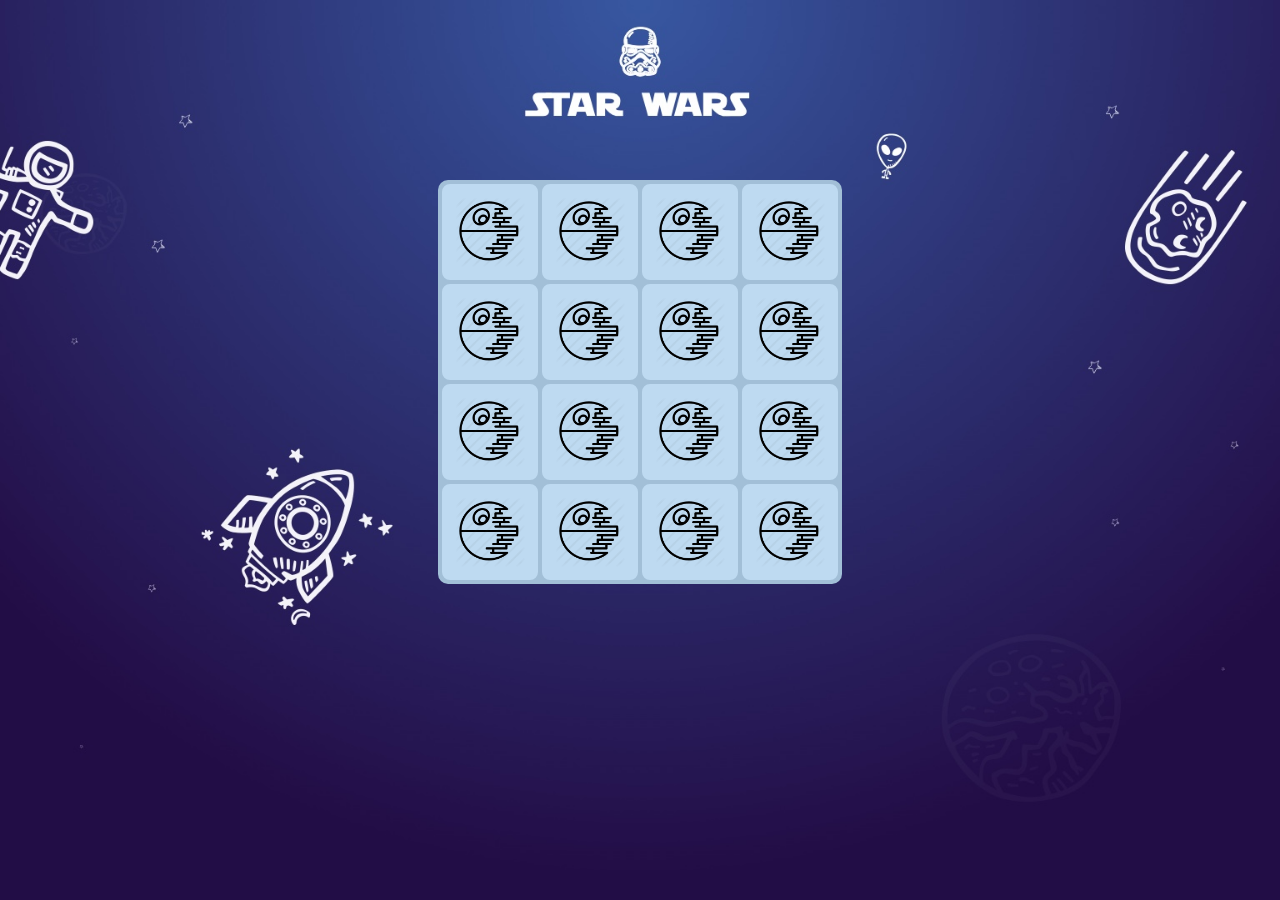
<file: cards_game/index.html>
<!doctype html>
<html>
<head>
	<title>Cards game</title>
	<link rel="stylesheet" type="text/css" href="style.css">
	<meta charset="utf8">
</head>
<body>
	<ul id="cards"></ul>

	<div id="reset">
		<h2>You win</h2>
		<button id="reset-btn">Restart</button>
	</div>

	<script type="text/javascript" src="script.js"></script>
</body>
</html>
</file>
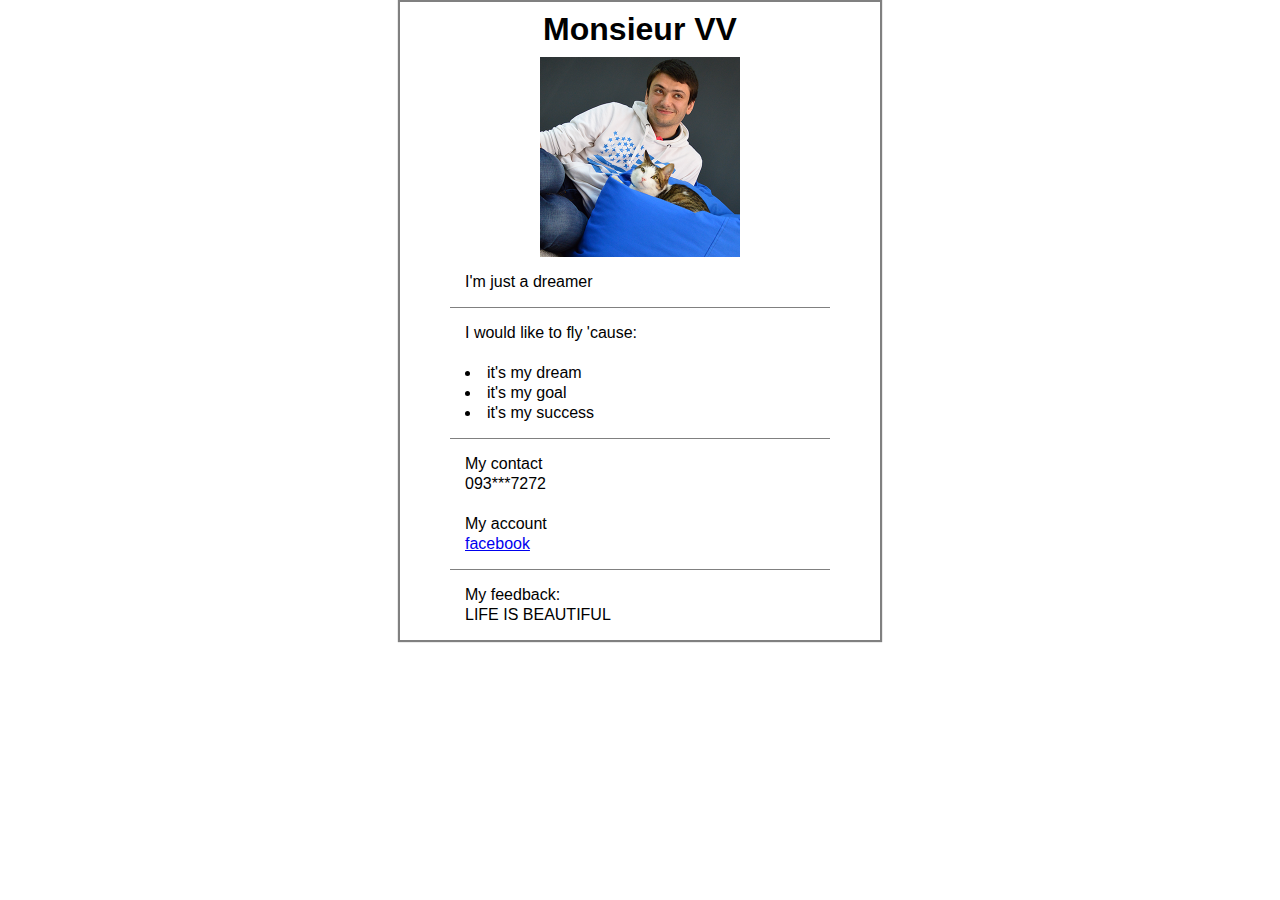
<file: devoir01/index.html>
﻿<!DOCTYPE html>
<html>
<head>
	<meta charset="utf-8">
	<title>Ma page première</title>
	<link rel="stylesheet" href="css/stylesheet.css">
</head>
<body>
	<div class="box0">
		<div class="box box1">
			<h1>Monsieur VV</h1>
			<img src="img/img01.png" alt="c'est moi">
			<p>I'm just a dreamer</p>
		</div>
		<div class="box box2">
			<p>I would like to fly 'cause:</p>
			<br>
			<ul>
				<li>it's my dream</li>
				<li>it's my goal</li>
				<li>it's my success</li>
			</ul>
		</div>
		<div class="box box3">
			<p>My contact</p>
			<p>093***7272</p>
			<br>
			<p>My account</p>
			<p><a href="https://www.facebook.com/povodson">facebook</a></p>
		</div>
		<div class="box box4">
			<p>My feedback:</p>
			<p>LIFE IS BEAUTIFUL</p>
		</div>
	</div>
</body>
</html>
</file>
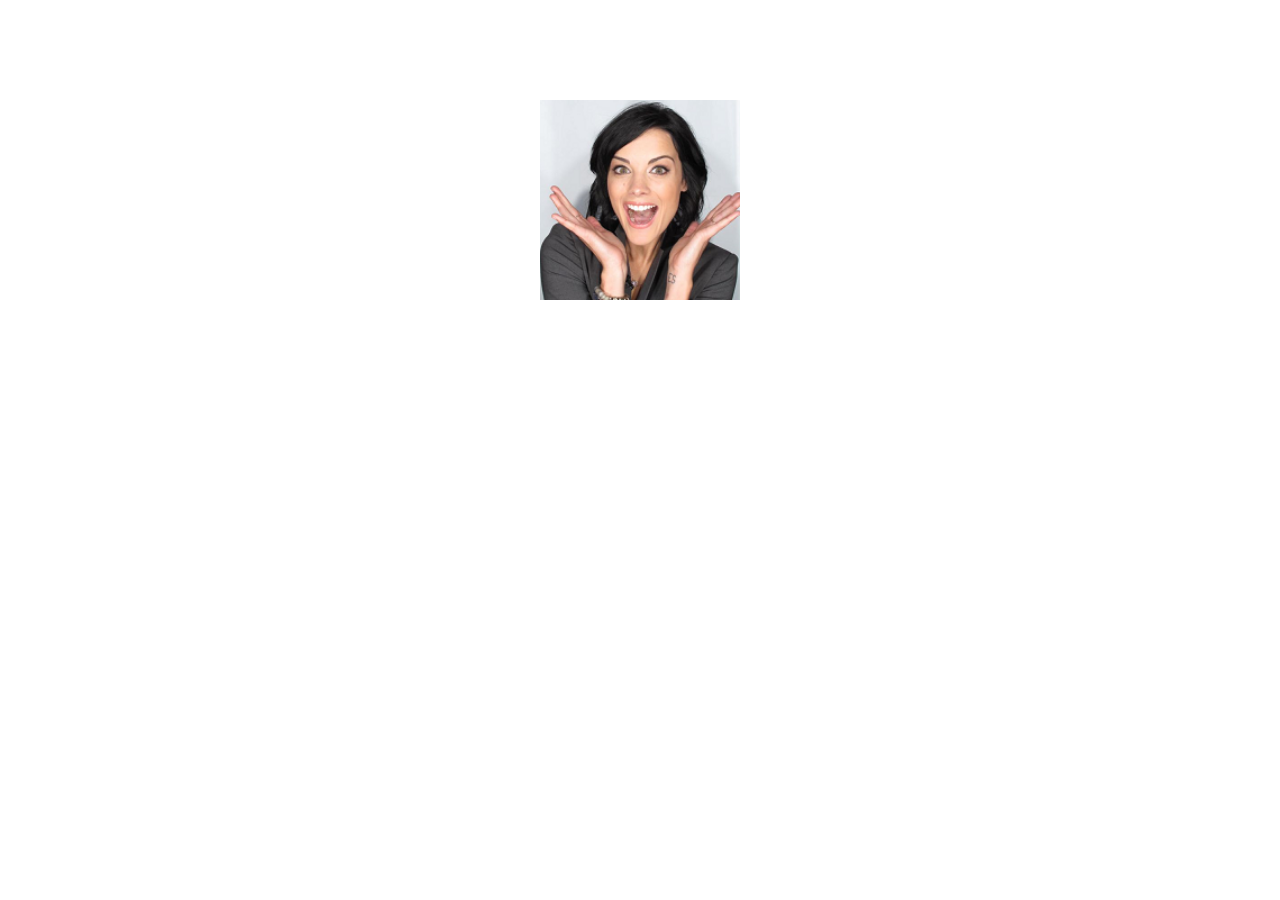
<file: devoir02/index.html>
<!DOCTYPE html>
<html lang="en">
<head>
	<meta charset="UTF-8">
	<title>La page pour test</title>
	<link rel="stylesheet" href="css/stylesheet.css">
</head>
<body>
	<div class="out"><div class="in"></div></div>
</body>
</html>
</file>
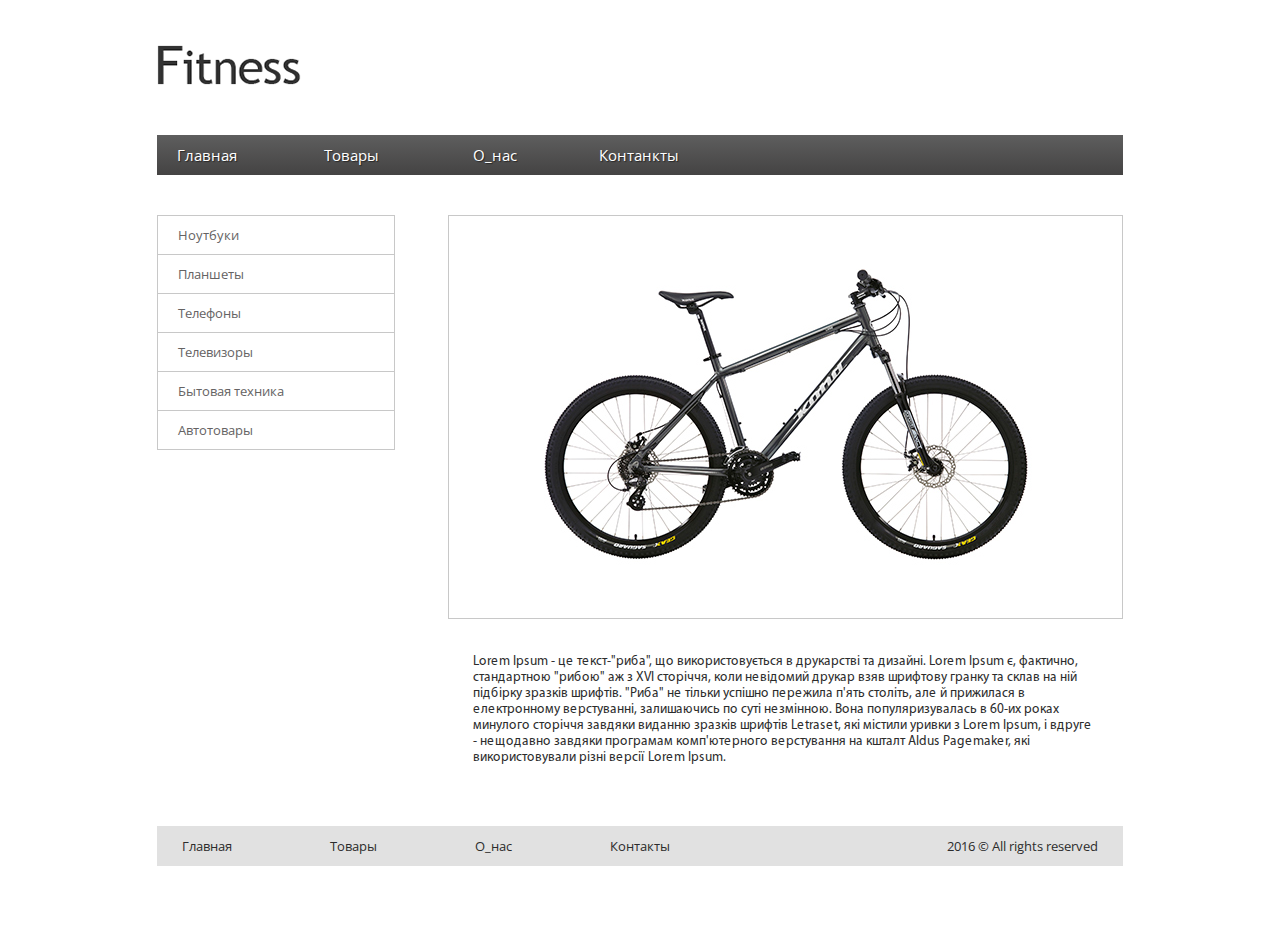
<file: devoir03/index.html>
<!DOCTYPE html>
<html lang="en">
<head>
	<meta charset="UTF-8">
	<title>La page avec un vélo</title>
	<link rel="stylesheet" href="css/stylesheet.css">
	<link href='https://fonts.googleapis.com/css?family=Open+Sans:400,300,300italic&subset=latin,cyrillic-ext' rel='stylesheet' type='text/css'>
</head>
<body>
	<div class="wrapper">
		<div class="header">
			<img src="img/logo.png" alt="Fitness">
			<ul class="main-menu">
				<li><a href="#">Главная</a></li>
				<li><a href="#">Товары</a></li>
				<li><a href="#">О_нас</a></li>
				<li><a href="#">Контанкты</a></li>
			</ul>
		</div>
		<div class="contant">
			<ul class="sidebar">
				<li><a href="#">Ноутбуки</a></li>
				<li><a href="#">Планшеты</a></li>
				<li><a href="#">Телефоны</a></li>
				<li><a href="#">Телевизоры</a></li>
				<li><a href="#">Бытовая техника</a></li>
				<li><a href="#">Автотовары</a></li>
			</ul>
			<div class="content-wrapper">
				<div class="image">
					<img src="img/vélo.png" alt="Un vélo">
				</div>
				<div class="text">
					<p>Lorem Ipsum - це текст-"риба", що використовується в друкарстві та дизайні. Lorem Ipsum є, фактично, стандартною "рибою" аж з XVI сторіччя, коли невідомий друкар взяв шрифтову гранку та склав на ній підбірку зразків шрифтів. "Риба" не тільки успішно пережила п'ять століть, але й прижилася в електронному верстуванні, залишаючись по суті незмінною. Вона популяризувалась в 60-их роках минулого сторіччя завдяки виданню зразків шрифтів Letraset, які містили уривки з Lorem Ipsum, і вдруге - нещодавно завдяки програмам комп'ютерного верстування на кшталт Aldus Pagemaker, які використовували різні версії Lorem Ipsum.</p>
				</div>
			</div>
		</div>
		<div class="footer">			
			<ul class="footer-menu">
				<li><a href="#">Главная</a></li>
				<li><a href="#">Товары</a></li>
				<li><a href="#">О_нас</a></li>
				<li><a href="#">Контакты</a></li>
			</ul>
			<p>2016 &copy; All rights reserved</p>
		</div>
	</div>
</body>
</html>
</file>
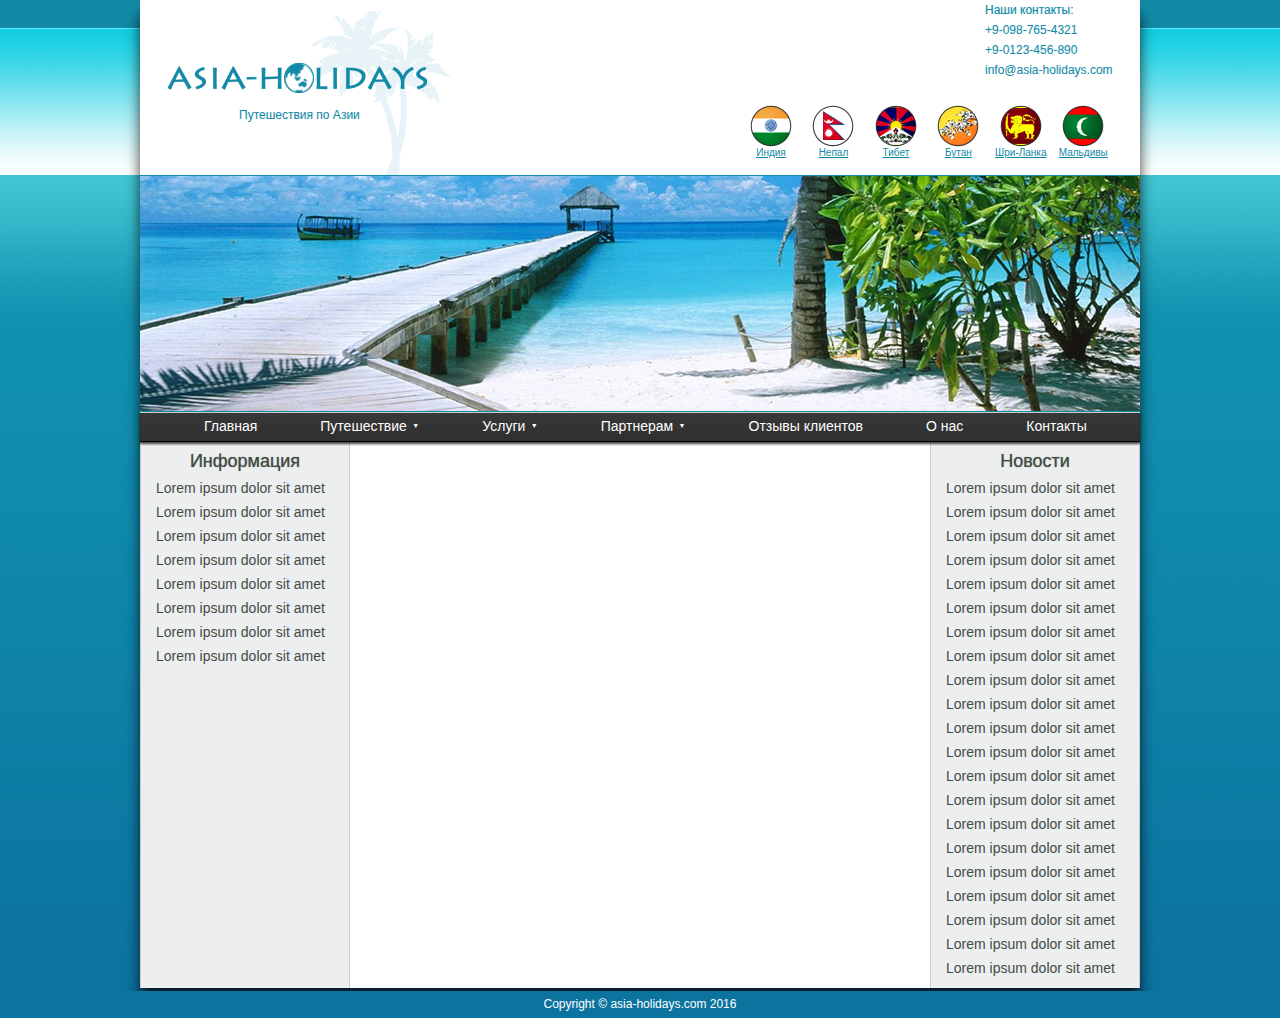
<file: devoir04/index.html>
<!DOCTYPE html>
<html lang="en">
<head>
	<meta charset="UTF-8">
	<title>La page de l'Asie</title>
	<link rel="stylesheet" href="css/stylesheet.css">
</head>
<body>
	<div class="main">
		<div class="logo">
			<p>Путешествия по Азии</p>
		</div>
		<div class="header">
			<div class="contacts">
				<p><span>Наши контакты:</span></p>
				<p>+9-098-765-4321</p>
				<p>+9-0123-456-890</p>
				<p><a href="#">info@asia-holidays.com</a></p>
			</div>
			<div class="contries">
				<div class="state">
					<a href="#">
						<div class="flag flag1"></div>
						<div>Индия</div>
					</a>
				</div>
				<div class="state">
					<a href="#">
						<div class="flag flag2"></div>
						<div>Непал</div>
					</a>
				</div>
				<div class="state">
					<a href="#">
						<div class="flag flag3"></div>
						<div>Тибет</div>
					</a>
				</div>
				<div class="state">
					<a href="#">
						<div class="flag flag4"></div>
						<div>Бутан</div>
					</a>
				</div>
				<div class="state">
					<a href="#">
						<div class="flag flag5"></div>
						<div>Шри-Ланка</div>
					</a>
				</div>
				<div class="state">
					<a href="#">
						<div class="flag flag6"></div>
						<div>Мальдивы</div>
					</a>
				</div>
			</div>
		</div>
		<div class="photo">
			<div class="lines"></div>
		</div>
		<div class="panel">
			<ul class="menu">
				<li><a href="#" class="box">Главная</a>
				<li><a href="#" class="box">Путешествие<span>&nbsp;&ensp;&#9660;</span></a>
					<ul class="submenu">
						<li><a href="#">Путешествие 1</a>
						<li><a href="#">Путешествие 2</a>
						<li><a href="#">Путешествие 3</a>
						<li><a href="#">Путешествие 4</a>
						<li><a href="#">Путешествие 5</a>
					</ul>
				<li><a href="#" class="box">Услуги<span>&nbsp;&ensp;&#9660;</span></a>
				<li><a href="#" class="box">Партнерам<span>&nbsp;&ensp;&#9660;</span></a>
				<li><a href="#" class="box">Отзывы клиентов</a>
				<li><a href="#" class="box">О нас</a>
				<li><a href="#" class="box">Контакты</a>
			</ul>
		</div>
		<div class="block left-block">
			<h1>Информация</h1>
			<p>Lorem ipsum dolor sit amet</p>
			<p>Lorem ipsum dolor sit amet</p>
			<p>Lorem ipsum dolor sit amet</p>
			<p>Lorem ipsum dolor sit amet</p>
			<p>Lorem ipsum dolor sit amet</p>
			<p>Lorem ipsum dolor sit amet</p>
			<p>Lorem ipsum dolor sit amet</p>
			<p>Lorem ipsum dolor sit amet</p>
		</div>
		<div class="block right-block">
			<h1>Новости</h1>
			<p>Lorem ipsum dolor sit amet</p>
			<p>Lorem ipsum dolor sit amet</p>
			<p>Lorem ipsum dolor sit amet</p>
			<p>Lorem ipsum dolor sit amet</p>
			<p>Lorem ipsum dolor sit amet</p>
			<p>Lorem ipsum dolor sit amet</p>
			<p>Lorem ipsum dolor sit amet</p>
			<p>Lorem ipsum dolor sit amet</p>
			<p>Lorem ipsum dolor sit amet</p>
			<p>Lorem ipsum dolor sit amet</p>
			<p>Lorem ipsum dolor sit amet</p>
			<p>Lorem ipsum dolor sit amet</p>
			<p>Lorem ipsum dolor sit amet</p>
			<p>Lorem ipsum dolor sit amet</p>
			<p>Lorem ipsum dolor sit amet</p>
			<p>Lorem ipsum dolor sit amet</p>
			<p>Lorem ipsum dolor sit amet</p>
			<p>Lorem ipsum dolor sit amet</p>
			<p>Lorem ipsum dolor sit amet</p>
			<p>Lorem ipsum dolor sit amet</p>
			<p>Lorem ipsum dolor sit amet</p>
		</div>
	</div>
	<div class="footer">
		<p>Copyright &copy; <a href="https://asia-holidays.com" target="_blank">asia-holidays.com</a> 2016</p>
	</div>
</body>
</html>
</file>
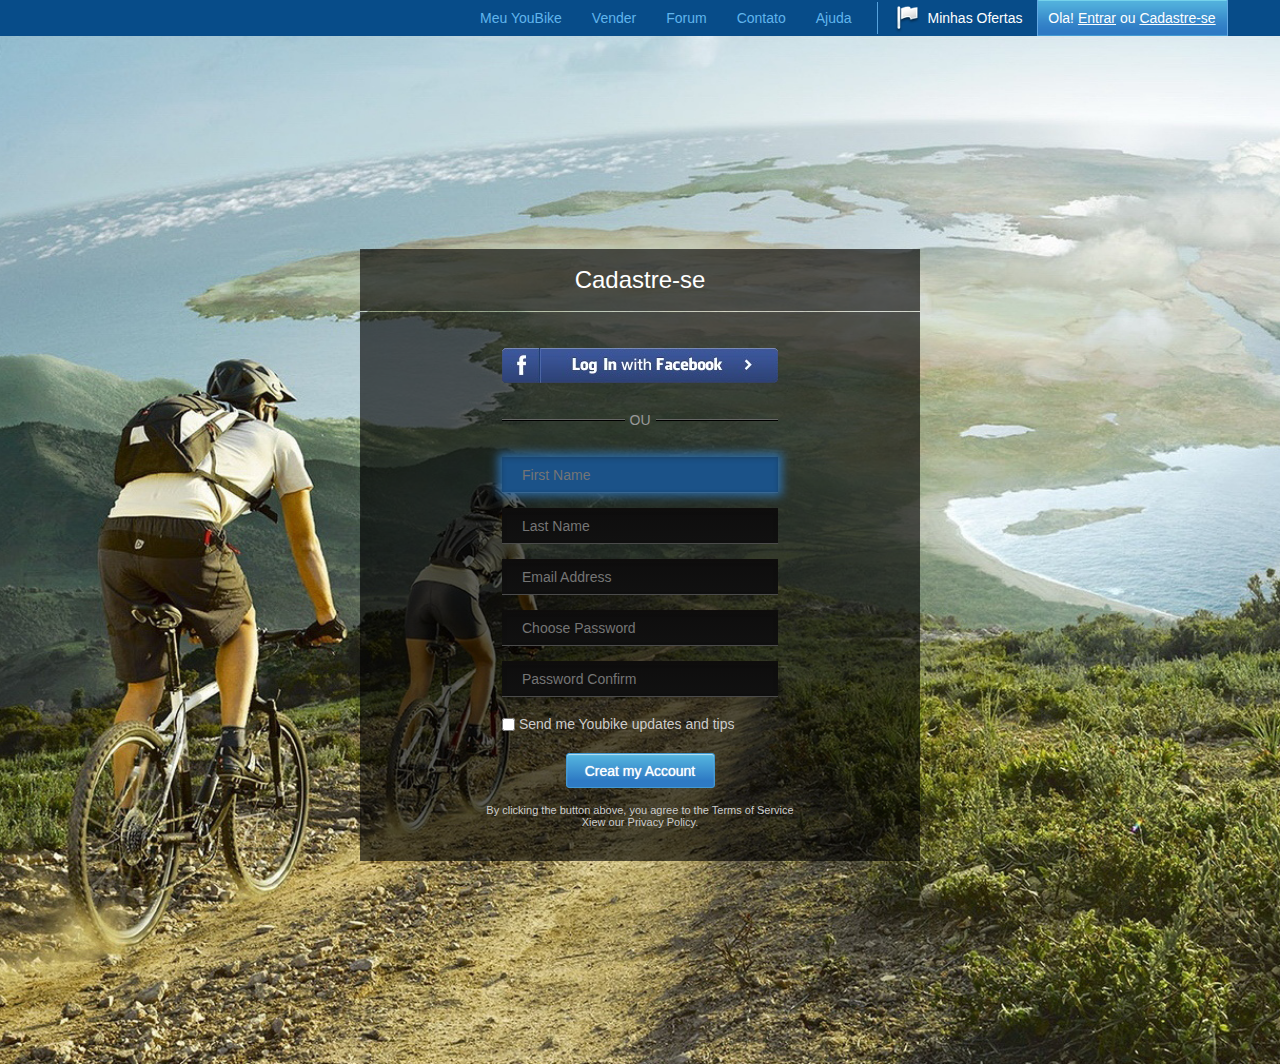
<file: devoir05/index.html>
<!DOCTYPE html>
<html lang="en">
<head>
	<meta charset="UTF-8">
	<title>La page de voyageur</title>
	<link rel="stylesheet" href="css/stylesheet.css">
</head>
<body>
	<div class="line"></div>
	<div class="main">
		<div class="menu">
			<div class="home">Ola! <a href="#">Entrar</a><span> ou </span><a href="#">Cadastre-se</a></div>
			<a href="#" class="offer"><div class="icon"></div>Minhas Ofertas</a>
			<a href="#">Ajuda </a>
			<a href="#">Contato</a>
			<a href="#">Forum</a>
			<a href="#">Vender</a>
			<a href="#">Meu YouBike</a>
		</div>
		<div class="group">
			<div class="cadastre">
				Cadastre-se
			</div>
			<form action="#" method="post">
				<div class="forms">
					<div class="fb">Log In with <b>Facebook &#8250;</b></div>
					<button type="button"></button>
					<div class="centre">OU</div>
					<div>
					<input class="box" type="text" name="first_name" placeholder="First Name" autocomplete="off" autofocus required>
					</div>
					<div>
					<input class="box" type="text" name="last_name" placeholder="Last Name" autocomplete="off" required>
					</div>
					<div>
						<input class="box" type="email" name="email" placeholder="Email Address" autocomplete="off" required>
					</div>
					<div>
						<input class="box" type="password" name="pass" placeholder="Choose Password" autocomplete="off" required>
					</div>
					<div>
						<input class="box" type="password" name="pass_confirm" placeholder="Password Confirm" autocomplete="off" required>
					</div>
					<div class="mark">
						<input type="checkbox" id="check">
						<label for="check">Send me Youbike updates and tips</label>
					</div>
					<div class="account">
						<input type="submit" value="Creat my Account">
					</div>
				</div>
				<div class="footer">
					<p>By clicking the button above, you agree to the Terms of Service</p>
					<p>Xiew our Privacy Policy.</p>
				</div>
			</form>
		</div>
	</div>
</body>
</html>
</file>
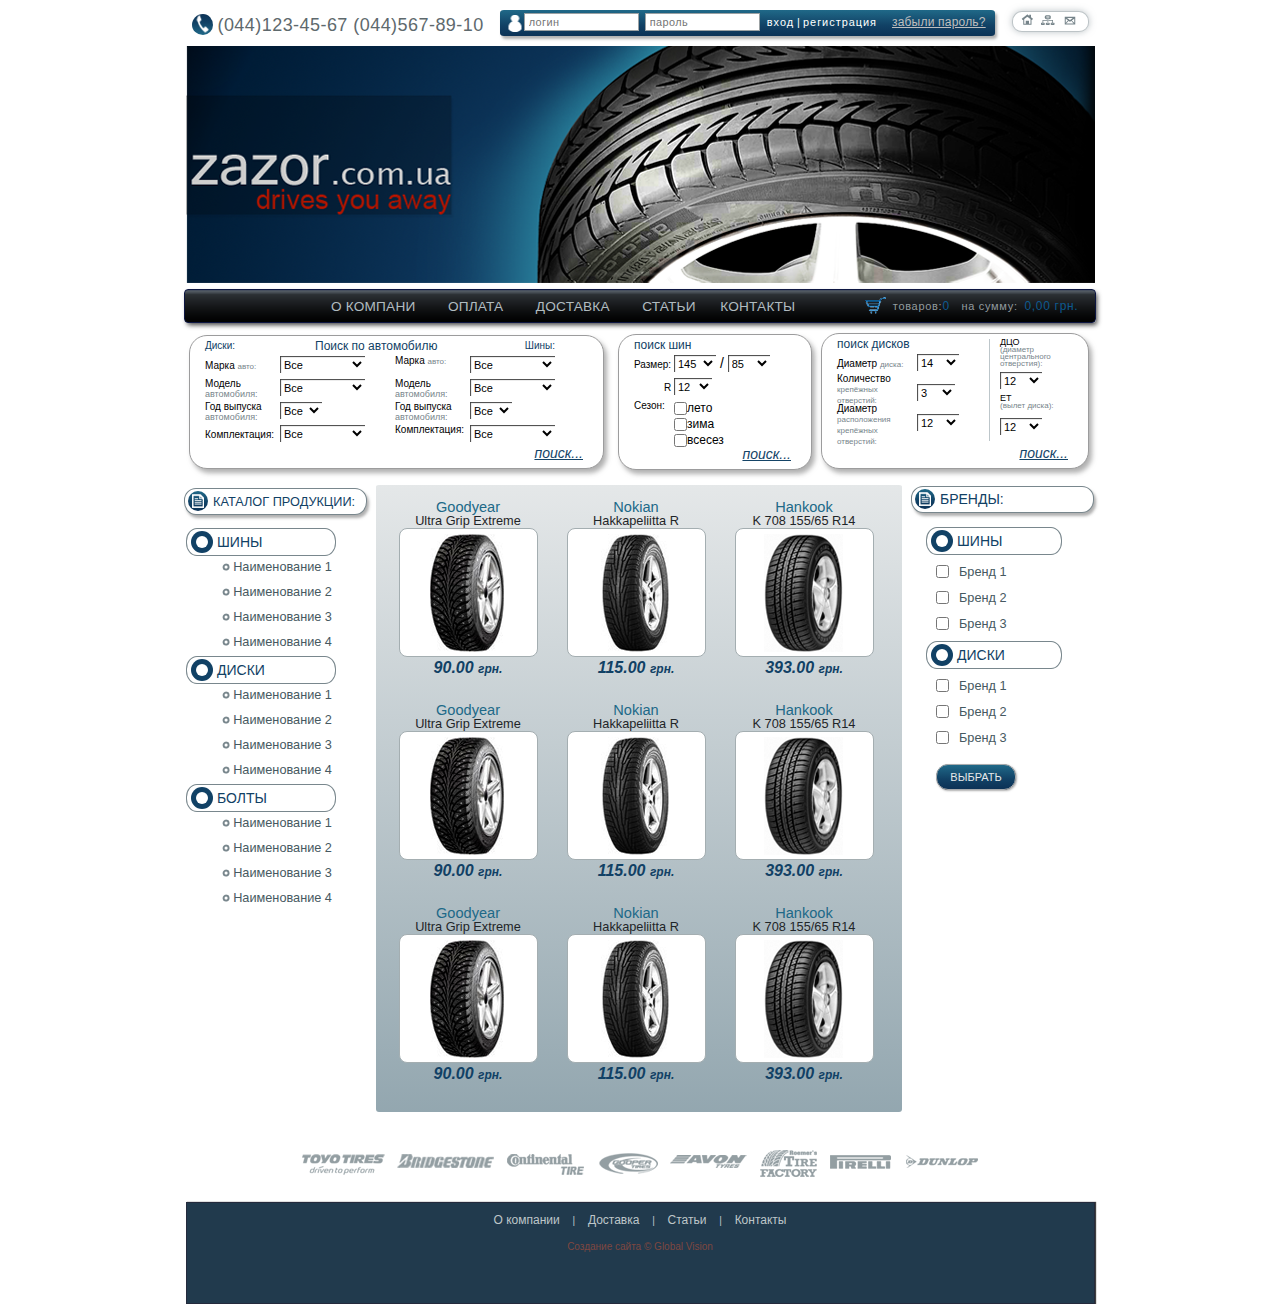
<file: devoir06/index.html>
<!DOCTYPE html>
<html lang="ru">
<head>
	<meta charset="UTF-8">
	<title>ZAZOR</title>
	<link rel="stylesheet" href="css/stylesheet.css">
</head>
<body>
	<header>
		<section class="starter clearfix">
			<div class="tel">
				<div class="tube"><div></div></div>
				(044)123-45-67 (044)567-89-10
			</div>
			<form action="get" class="enter">
				<div class="ava"></div>
				<input type="text" class="login" placeholder="логин">
				<input type="password" class="pass" placeholder="пароль">
				<a href="#">вход</a>   |   <a href="#">регистрация</a>
				<a href="#" class="help">забыли пароль?</a>
			</form>
			<div class="navi">
				<a href="#" class="home"></a>
				<a href="#" class="map"></a>
				<a href="#" class="mail"></a>
			</div>
		</section>
		<div class="logo">
		<!-- 1000x1310 -->
		<!-- 909x237 -->
		</div>
	</header>
	<main>
		<nav class="menu">
			<a href="#">О КОМПАНИ</a>
			<a href="#">ОПЛАТА</a>
			<a href="#">ДОСТАВКА</a>
			<a href="#">СТАТЬИ</a>
			<a href="#" class="last">КОНТАКТЫ</a>
			<div class="basket">
				<div class="cart"></div>товаров:<span>0</span>&emsp;на сумму:<span class="total">&emsp;0,00 грн.</span>
			</div>
		</nav>
		<section class="forms clearfix">
			<form action="post" id="f1">
				<label>Поиск по автомобилю</label>
				<fieldset>
					<legend class="l1">Диски:</legend>
					<div>
						<label class="centre">Марка <small>авто:</small></label>
						<select>
							<option value="">Все</option>
							<option value="b1">ЗАЗ</option>
							<option value="b2">ЛАЗ</option>
							<option value="b3">КРАЗ</option>
						</select>
					</div>
					<div>
						<label>Модель<br><span>автомобиля:</span></label>
						<select>
							<option value="">Все</option>
							<option value="m1">C800V</option>
							<option value="m2">R2D2</option>
							<option value="m3">C3PO</option>
						</select>
					</div>
					<div>
						<label>Год выпуска<br><span>автомобиля:</span></label>
						<select class="short">
							<option value="">Все</option>
							<option value="y1">1990</option>
							<option value="y2">2000</option>
							<option value="y3">2010</option>
						</select>
					</div>
					<div>
						<label class="centre">Комплектация:</label>
						<select>
							<option value="">Все</option>
							<option value="c1">Standard</option>
							<option value="c2">Comfort</option>
							<option value="c3">Lux</option>
						</select>
					</div>
				</fieldset>
				<fieldset>
					<legend class="l2">Шины:</legend>
					<div>
						<label>Марка <small>авто:</small></label>
						<select>
							<option value="">Все</option>
							<option value="b1">ЗАЗ</option>
							<option value="b2">ЛАЗ</option>
							<option value="b3">КРАЗ</option>
						</select>
					</div>
					<div>
						<label>Модель<br><span>автомобиля:</span></label>
						<select>
							<option value="">Все</option>
							<option value="m1">C800V</option>
							<option value="m2">R2D2</option>
							<option value="m3">C3PO</option>
						</select>
					</div>
					<div>
						<label>Год выпуска<br><span>автомобиля:</span></label>
						<select class="short">
							<option value="">Все</option>
							<option value="y1">1990</option>
							<option value="y2">2000</option>
							<option value="y3">2010</option>
						</select>
					</div>
					<div>
						<label>Комплектация:</label>
						<select>
							<option value="">Все</option>
							<option value="c1">Standard</option>
							<option value="c2">Comfort</option>
							<option value="c3">Lux</option>
						</select>
					</div>
				</fieldset>
				<button>поиск...</button>
			</form>
			<form action="post" id="f2">
				<label>поиск шин</label>
				<fieldset>
					<div>
						<label class="centre">Размер:</label>
						<select class="left short">
							<option value="">145</option>
							<option value="">155</option>
							<option value="">165</option>
							<option value="">175</option>
						</select>
						/
						<select class="short">
							<option value="">85</option>
							<option value="">75</option>
							<option value="">65</option>
							<option value="">55</option>
						</select>
					</div>
					<div>
						<label class="ra centre">R</label>
						<select class="left shorter">
							<option value="">12</option>
							<option value="">13</option>
							<option value="">14</option>
							<option value="">15</option>
						</select>
					</div>
					<div>
						<label>Сезон:</label>
						<div class="left">
							<input type="checkbox" id="s1"><label for="s1" class="text">лето</label><br>
							<input type="checkbox" id="w2"><label for="w2" class="text">зима</label><br>
							<input type="checkbox" id="a3"><label for="a3" class="text">всесез</label>
						</div>
					</div>
				</fieldset>
				<button>поиск...</button>
			</form>
			<form action="post" id="f3">
				<label>поиск дисков</label>
				<fieldset>
					<div class="bottom">
						<label class="centre">Диаметр <span>диска:</span></label>
						<select class="right short">
							<option value="">14</option>
							<option value="">15</option>
							<option value="">16</option>
							<option value="">17</option>
						</select>
					</div>
					<div class="bottom">
						<label class="down">Количество<br><span>крепёжных<br>отверстий:</span></label>
						<select class="right shorter">
							<option value="">3</option>
							<option value="">4</option>
							<option value="">5</option>
							<option value="">6</option>
						</select>
					</div>
					<div class="bottom">
						<label class="low">Диаметр<br><span>расположения<br>крепёжных<br>отверстий:</span></label>
						<select class="right short">
							<option value="">12</option>
							<option value="">13</option>
							<option value="">14</option>
							<option value="">15</option>
						</select>
					</div>
				</fieldset>
				<fieldset class="up">
					<div class="big">
						<p>ДЦО<br><span>(диаметр<br>центрального<br>отверстия):</span></p>
					</div>
					<div>
						<select class="short">
							<option value="">12</option>
							<option value="">13</option>
							<option value="">14</option>
							<option value="">15</option>
						</select>
					</div>
					<div>
						<p>ET<br><span>(вылет диска):</span></p>
					</div>
					<div>
						<select class="short">
							<option value="">12</option>
							<option value="">13</option>
							<option value="">14</option>
							<option value="">15</option>
						</select>
					</div>
				</fieldset>
				<button>поиск...</button>
			</form>
		</section>
		<aside class="sidebar sidebar-left">
			<div class="headline">
				<div class="icon"><div class="cover"></div></div>
				<p>КАТАЛОГ ПРОДУКЦИИ:</p>
			</div>
			<div class="article">
				<div class="icon"><div class="cover"></div></div>
				<p>ШИНЫ</p>
			</div>
			<ul>
				<li><div class="marker"></div>Наименование 1</li>
				<li><div class="marker"></div>Наименование 2</li>
				<li><div class="marker"></div>Наименование 3</li>
				<li><div class="marker"></div>Наименование 4</li>
			</ul>
			<div class="article">
				<div class="icon"><div class="cover"></div></div>
				<p>ДИСКИ</p>
			</div>
			<ul>
				<li><div class="marker"></div>Наименование 1</li>
				<li><div class="marker"></div>Наименование 2</li>
				<li><div class="marker"></div>Наименование 3</li>
				<li><div class="marker"></div>Наименование 4</li>
			</ul>
			<div class="article">
				<div class="icon"><div class="cover"></div></div>
				<p>БОЛТЫ</p>
			</div>
			<ul>
				<li><div class="marker"></div>Наименование 1</li>
				<li><div class="marker"></div>Наименование 2</li>
				<li><div class="marker"></div>Наименование 3</li>
				<li><div class="marker"></div>Наименование 4</li>
			</ul>
		</aside>
		<section class="pics clearfix">
			<div class="wheel">
				<p class="brand">Goodyear</p>
				<p class="model">Ultra Grip Extreme</p>
				<div class="frame good"></div>
				<p class="price">90.00 <span>грн.</span></p>
			</div>
			<div class="wheel">
				<p class="brand">Nokian</p>
				<p class="model">Hakkapeliitta R</p>
				<div class="frame nokia"></div>
				<p class="price">115.00 <span>грн.</span></p>
			</div>
			<div class="wheel">
				<p class="brand">Hankook</p>
				<p class="model">K 708 155/65 R14 </p>
				<div class="frame hank"></div>
				<p class="price">393.00 <span>грн.</span></p>
			</div>
			<div class="wheel">
				<p class="brand">Goodyear</p>
				<p class="model">Ultra Grip Extreme</p>
				<div class="frame good"></div>
				<p class="price">90.00 <span>грн.</span></p>
			</div>
			<div class="wheel">
				<p class="brand">Nokian</p>
				<p class="model">Hakkapeliitta R</p>
				<div class="frame nokia"></div>
				<p class="price">115.00 <span>грн.</span></p>
			</div>
			<div class="wheel">
				<p class="brand">Hankook</p>
				<p class="model">K 708 155/65 R14 </p>
				<div class="frame hank"></div>
				<p class="price">393.00 <span>грн.</span></p>
			</div>
			<div class="wheel">
				<p class="brand">Goodyear</p>
				<p class="model">Ultra Grip Extreme</p>
				<div class="frame good"></div>
				<p class="price">90.00 <span>грн.</span></p>
			</div>
			<div class="wheel">
				<p class="brand">Nokian</p>
				<p class="model">Hakkapeliitta R</p>
				<div class="frame nokia"></div>
				<p class="price">115.00 <span>грн.</span></p>
			</div>
			<div class="wheel">
				<p class="brand">Hankook</p>
				<p class="model">K 708 155/65 R14 </p>
				<div class="frame hank"></div>
				<p class="price">393.00 <span>грн.</span></p>
			</div>
			<!-- 527x628 175x209 -->
		</section>
		<aside class="sidebar sidebar-right">
			<div class="headline">
				<div class="icon"><div class="cover"></div></div>
				<p>БРЕНДЫ:</p>
			</div>
			<form action="get">
				<div class="article">
					<div class="icon"><div class="cover"></div></div>
					<p>ШИНЫ</p>
				</div>
				<div class="choice">
					<p><input type="checkbox" id="t1"><label for="t1">Бренд 1</label></p>
					<p><input type="checkbox" id="t2"><label for="t2">Бренд 2</label></p>
					<p><input type="checkbox" id="t3"><label for="t3">Бренд 3</label></p>
				</div>
				<div class="article">
					<div class="icon"><div class="cover"></div></div>
					<p>ДИСКИ</p>
				</div>
				<div class="choice">
					<p><input type="checkbox" id="d1"><label for="d1">Бренд 1</label></p>
					<p><input type="checkbox" id="d2"><label for="d2">Бренд 2</label></p>
					<p><input type="checkbox" id="d3"><label for="d3">Бренд 3</label></p>
				</div>
				<button>ВЫБРАТЬ</button>
			</form>
		</aside>
	</main>
	<footer>
		<section class="brands">
			<!-- 676x27 -->
		</section>
		<section class="ground">
			<nav>
				<a href="#">О компании</a>   |   <a href="#">Доставка</a>   |   <a href="#">Статьи</a>   |    <a href="#">Контакты</a>
			</nav>
			<div>
				Создание сайта © Global Vision
			</div>
		</section>
	</footer>
</body>
</html>
</file>
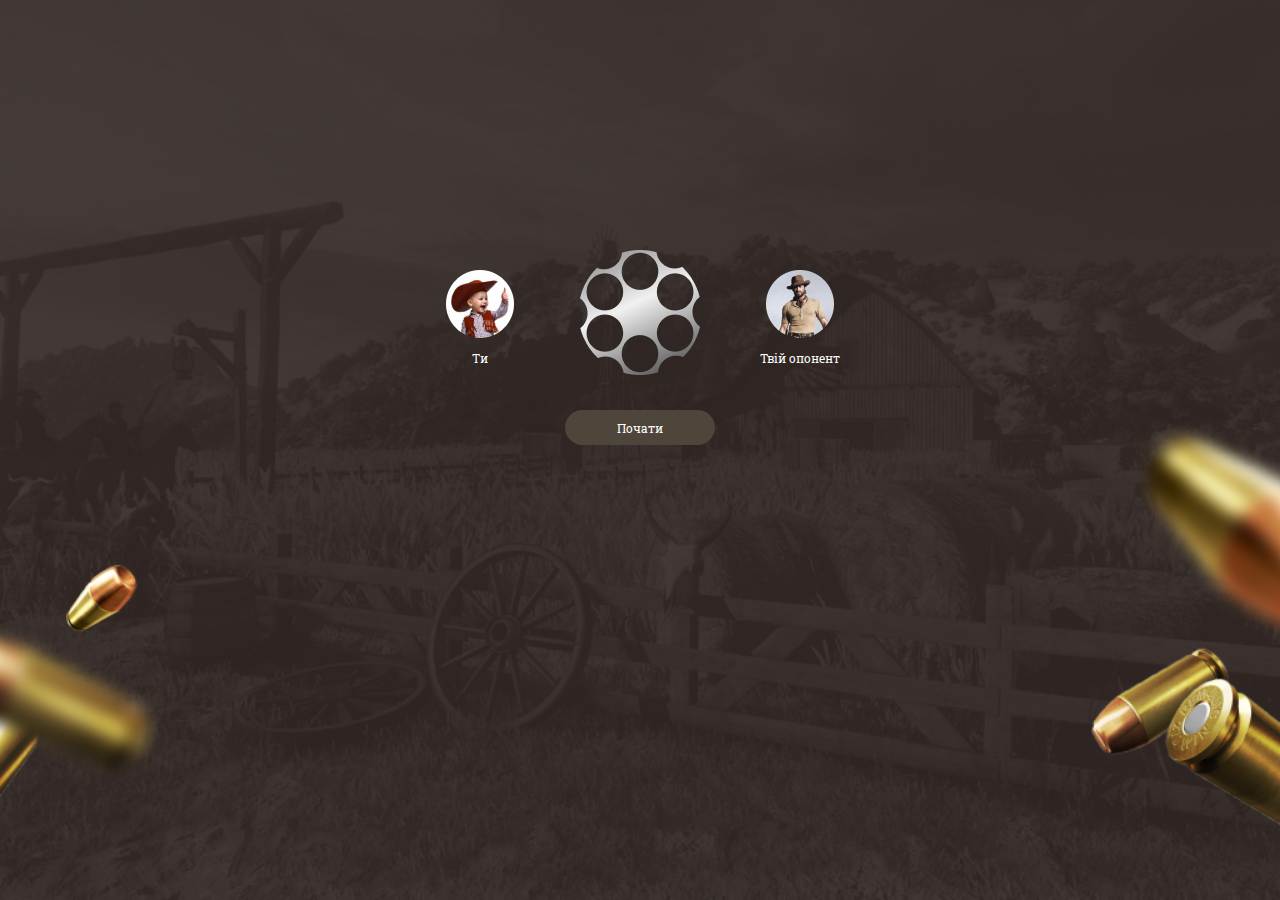
<file: killer_roulette/index.html>
<html>
<head>
	<meta charset="utf8"/>
	<title>Вбивча рулетка</title>
	<link href="https://fonts.googleapis.com/css?family=Roboto+Slab" rel="stylesheet">
	<link rel="stylesheet" type="text/css" href="style.css">
</head>
<body>

<div id="game">
	<div class="user" id="player1">
		<img src="images/user1.png"/>
		<p>Ти</p>
	</div>

	<div id="revolver"></div>

	<div id="baraban">
		<div id="bullet"></div>
	</div>
	
	<div class="user" id="player2">
		<img src="images/user2.png"/>
		<p>Твій опонент</p>
	</div>

	<button id="shot">Почати</button>
</div>

<script src="script.js"></script>
</body>
</html>
</file>
<file: cards_game/style.css>
@font-face {
	font-family: "STARWARS";
	src: url("fonts/STARWARS.eot?") format("eot"),
		url("fonts/STARWARS.woff") format("woff"),
		url("fonts/STARWARS.ttf") format("truetype"),
		url("fonts/STARWARS.svg#STARWARS") format("svg");
	font-weight: normal;
	font-style: normal;
}
html, body {
	padding: 0;
	margin: 0;
}
body {
	background: url(images/bfg.jpg) no-repeat center top fixed;
    -webkit-background-size: cover;
    -moz-background-size: cover;
    -o-background-size: cover;
    background-size: cover;
    position: relative;
	font-family: "STARWARS", sans-serif;
}
#cards {
	background: #A2BFD7;
	width: 400px;
	height: 400px;
	border-radius: 10px;
	padding: 2px;
	margin: 0 auto;
	margin-top: 180px;
}
#cards li {
	list-style: none;
	background: #BEDAF1;
	width: 96px;
	border: 2px solid #A2BFD7;
	border-radius: 10px;
	float: left;
	height: 96px;
	background-image: url("images/back.png");
	background-repeat: no-repeat;
	cursor: pointer;    
	background-size: 70px auto;
    background-position: center;
	transition: visibility .6s ease-in-out;
}

#reset {
	background: #FFF;
    border: 4px solid #251651;
    border-radius: 10px;
    width: 200px;
    padding: 20px;
    height: 84px;
    color: #251651;
    position: absolute;
    top: calc(50% - 60px);
    left: calc(50% - 128px);
	display: none;
}
#reset h2 {
	font-size: 40px;
	margin: 0;
	text-align: center;
	text-transform: uppercase;
}
#reset button {
	border: 2px solid #251651;
	color: #251651;
	font-size: 24px;
	border-radius: 4px;
	display: block;
	margin: 15px auto 0;
	cursor: pointer;
	padding: 8px 15px 5px;
	text-transform: uppercase;
	background: #FFF;
	font-family: "STARWARS", sans-serif;
}
#reset button:hover {
	background: #251651;
	color: #FFF;
}
</file>
<file: devoir01/css/stylesheet.css>
*{
	margin: 0;
	padding: 0;
}

body{
	font-family: Arial, Tahoma, sans-serif;
	text-decoration: none;
	line-height: 20px;
	padding-top: 2px;
}

h1{
	line-height: 25px;
	text-align: center;
}

img{
	width: 200px;
	margin: 15px auto;
	display: block;
}

 ul{
 	list-style-position: inside;
 }

.box0{
	width: 480px;
	margin: 0 auto;
	-webkit-box-shadow: 0px 0px 1px 2px gray;
	-moz-box-shadow: 0px 0px 1px 2px gray;
	box-shadow: 0px 0px 1px 2px gray;
} 

.box1,
.box2,
.box3{
	border-bottom: 1px solid gray;
}

.box{
	width: 350px;
	margin: 0 auto;
	padding: 15px 15px;
	text-align: left;
}
</file>
<file: devoir02/css/stylesheet.css>
*{
	margin: 0;
	padding: 0;
}

.out{
	width: 200px;
	height: 200px;
	margin: 100px auto;
	background: url('../img/img02.png');
	background-size: cover;
	background-position: center;
}

.in{
	width: 100%;
	height: 100%;
	background-color: pink;
	z-index: 10;
	opacity: 0;
}

.out:hover .in{
	opacity: 0.5;
	/*background: transparent;*/
}
</file>
<file: devoir03/css/stylesheet.css>
@font-face{
    font-family: 'MyriadPro';
    src: url('../fonts/MyriadPro-Regular.woff') format('woff');
    font-weight: normal;
    font-style: normal;
}

*{
	margin: 0;
	padding: 0;
}

body{
	font-family: 'Open Sans', 'MyriadPro', Arial, Tahoma, sans-serif;
	text-decoration: none;
	background: #ffffff;
}

.wrapper{
	width: 966px;
	margin: 0 auto;
}

.header{
	margin-bottom: 40px;
}

.header img{
	margin: 45px 0;
}

.main-menu{
	height: 40px;
	list-style: none;
	background-color: #fff;
	background-image: -webkit-linear-gradient(bottom, #444343, #5e5e5e);
	background-image: -moz-linear-gradient(bottom, #444343, #5e5e5e);
	background-image: -o-linear-gradient(bottom, #444343, #5e5e5e);
	background-image: -ms-linear-gradient(bottom, #444343, #5e5e5e);
	background-image: linear-gradient(to top, #444343, #5e5e5e);
}

.main-menu li{
	display: inline-block;
	margin-right: 40px;
}

.main-menu a{
	display: block;
	width: 100px;
	font-size: 15px;
	line-height: 40px;
	text-decoration: none;
	text-align: center;
	color: #fff;
	text-shadow: 1px 1px 1px rgba(0,0,0,.5);
}

.main-menu a:hover{
	width: 98px;
	border-left: 1px solid #838383;
	border-right: 1px solid #838383; 
	background-color: #fff;
	background-image: -webkit-linear-gradient(bottom, #2e2e2e, #4a4a4a);
	background-image: -moz-linear-gradient(bottom, #2e2e2e, #4a4a4a);
	background-image: -o-linear-gradient(bottom, #2e2e2e, #4a4a4a);
	background-image: -ms-linear-gradient(bottom, #2e2e2e, #4a4a4a);
	background-image: linear-gradient(to top, #2e2e2e, #4a4a4a);
}

.sidebar {
	float: left;
    width: 238px;
    margin: 0;
    padding: 0;
    list-style: none;
}

.sidebar a{
	display: block;
	height: 38px;
	margin-bottom: -1px;
	padding-left: 20px;
	border: 1px solid #c8c8c8;
	font-size: 13px;
	line-height: 38px;
	text-decoration: none;
	color: #656363;
}

.sidebar a:hover{
	padding-left: 35px;
	color: #2c2c2c;
	background-color: #f9f9f9;
}

.content-wrapper{
	float: right;
	width: 675px;
	margin-bottom: 25px;
}

.image{
	padding: 45px 0;
	text-align: center;
	border: 1px solid #c8c8c8;
}

.text{
	font-family: 'MyriadPro', 'Open Sans', Arial, Tahoma, sans-serif;
	font-size: 13.33px;
	color: #2c2c2c;
	padding: 35px 25px;
}

.footer{
	clear: both;
	height: 40px;
	margin-bottom: 60px;
	padding: 0 25px;
	line-height: 40px;
	text-align: right;
	font-size: 13px;
	color: #2c2c2c;
	background-color: #e1e1e1;
}

.footer-menu{
	float: left;
	list-style: none;
}

.footer-menu li{
	display: inline-block;
	margin-right: 95px;
}

.footer-menu a{
	text-decoration: none;
	font-size: 13px;
	color: #2c2c2c;
}

.footer-menu a:hover{
	text-decoration: underline;
}
</file>
<file: devoir04/css/stylesheet.css>
*{
	margin: 0;
	padding: 0;
}

body{
	font-family: Tahoma, Arial, sans-serif;
	font-weight: normal;
	text-decoration: none;
	background: #fff url('../img/bg.png') center -38px repeat-x;
}

h1{
	font-family: Tahoma, Arial, sans-serif;
	font-weight: normal;
	font-size: 18px;
	line-height: 30px;
	text-align: center;
	color: #424c43;
	text-shadow: 0px 0px 1px rgba(66, 76, 67, 0.75);
}

.main{
	width: 1000px;
	height: 988px;
	margin: 0 auto 3px auto;
	background-color: #fff;
	-webkit-box-shadow: 0px 14px 13px 0px rgba(0,0,0,0.75);
	-moz-box-shadow: 0px 14px 13px 0px rgba(0,0,0,0.75);
	box-shadow: 0px 14px 13px 0px rgba(0,0,0,0.75);
}

.logo{
	float: left;
	width: 212px;
	height: 65px;
	padding-top: 110px;
	padding-left: 99px;
	font-size: 12px;
	line-height: 10px;
	color: #128aa7;
	text-shadow: 0px 0px 1px rgba(18, 138, 167, 0.15);
	background: url('../img/logo.png') no-repeat;
	background-position: 28px 11px;
}

.header{
	float: right;
	height: 65px;
}

.contacts{
	float: right;
	width: 155px;
}

.contacts p,
.contacts span,
.contacts a{
	font-size: 12px;
	line-height: 20px;
	text-decoration: none;
	color: #128aa7;
	text-shadow: 0px 0px 1px rgba(18, 138, 167, 0.15);
}

.contacts span{
	text-shadow: 0px 0px 1px rgba(18, 138, 167, 0.35);
}

.contries{
	clear: right;
	float: right;
	width: 398px;
	margin-top: 25px;
}

.state{
	display: inline-block;
    width: 58px;
    height: 42px;
    margin: 0;
    text-align: center;
    vertical-align: bottom;
}

.state a{
	font-size: 10px;
	color: #128aa7;
}

.flag{
	width: 42px;
	height: 42px;
	margin: auto;
}

.flag1{
	background: url('../img/flags.png') no-repeat;
}

.flag2{
	background: url('../img/flags.png') no-repeat -58px;
}

.flag3{
	background: url('../img/flags.png') no-repeat -114px;
}

.flag4{
	background: url('../img/flags.png') no-repeat -169px;
}

.flag5{
	background: url('../img/flags.png') no-repeat -225px;
}

.flag6{
	background: url('../img/flags.png') no-repeat -282px;
}

.photo{
	clear: both;
	height: 237px;
	background: url('../img/photo.png') no-repeat;
	border-bottom: 1px solid #cacbcb;
}

.lines{
	height: 235px;
	border-top: 1px solid #128aa7;
	border-bottom: 1px solid #128aa7;
}

.panel{
	position: relative;
	width: 1004px;
	height: 34px;
	margin-top: -1px;
	margin-left: -2px;
	background: url('../img/panel.png') no-repeat center;
}

.menu{
    margin-left: 57px;
}

.menu>li{
    position: relative;
    height: 30px;
    display: inline-block;
    margin-right: 45px;
}

.menu a{
	display: block;
    padding: 0 9px;
    line-height: 28px;
	font-size: 14px;
	text-decoration: none;
	color: #fff;
}

.menu a span{
	font-size: 7px;
	vertical-align: top;
}

.submenu{
	display: none;
    position: absolute;
    top: 30px;
	min-width: 150px;
	min-height: 125px;
    padding: 0;
    z-index: 10;
    list-style: none;
    background: #303030;
    -webkit-box-shadow: 0 5px 5px rgba(0,0,0,.75);
	-moz-box-shadow: 0 5px 5px rgba(0,0,0,.75);
	box-shadow: 0 5px 5px rgba(0,0,0,.75);
}

.submenu a{
	line-height: 24px;
}

.menu>li:hover .submenu{
	display: block;
}

.block{
	width: 178px;
	height: 542px;
	margin-top: -4px;
	padding: 4px 15px 0 15px;
	font-size: 14px;
	line-height: 24px;
	color: #424c43;
	background: #edeef0;
	border-left: 1px solid #c7cacf;
	border-right: 1px solid #c7cacf;
}

.left-block{
	float: left;
}

.right-block{
	float: right;
}

.footer{
	width: 1100px;
	height: 27px;
	margin: auto;
	font-size: 12px;
	line-height: 27px;
	text-align: center;
	color: #fff;
	background-color: #0c739f;
}

.footer a{
	text-decoration: none;
	color: #fff;
}
</file>
<file: devoir05/css/stylesheet.css>
* {
	margin: 0;
	padding: 0;
	outline: 0;
	border: 0;
}

body{
	font-family: Tahoma, Arial, sans-serif;
	background: #074c89 url('../img/bg.png') no-repeat left center;
	background-size: cover;
}

.line{
	position: absolute;
	width: 100%;
	height: 36px;
	background-color: #074c89;
}

.main{
	position: relative;
	width: 1215px;
	height: 1064px;
	margin: auto;
}

.menu{
	height: 36px;
	margin-right: 20px;
	background-color: #074c89;
}

.menu>a,
.main .home{
	display: block;
	float: right;
	padding: 0 15px;
	font-size: 14px;
	line-height: 36px;
	text-decoration: none;
	color: #60b5ed;
	background-color: #074c89;
}

.menu>a:hover{
	text-shadow: 0px 0px 1px rgba(255, 255, 255, 1);
	color: #fff;
	background-color: #4eabda;
}

.main .home{
	min-width: 189px;
	height: 36px;
	padding: 0;
	text-align: center;
	color: #fff;
	background: #4299d2 url('../img/home.png') repeat-x center top;
	border-left: 1px solid #64a8e3;
	border-right: 1px solid #64a8e3;
}

.main .home a,
.main .home span{
	color: #feffff;
}

.main .offer{
	min-width: 160px;
	margin-left: 10px;
	padding: 0;
	color: #fefefe;
}

.main .icon{
	float: left;
	width: 50px;
	height: 32px;
	margin: 2px 0;
	background: url('../img/flag.png') no-repeat 70% 70%;
	border-left: 1px solid #56a2dc;
}

.group{
/*	position: absolute;
	top: 0;
	left: 0;
	bottom: 0;
	right: 0;*/
	width: 560px;
	height: 613px;
	margin: auto;
	margin-top: 213px;
}

.cadastre{
	display: table-cell;
	width: 560px;
	height: 62px;
	font-size: 24px;
	text-align: center;
	vertical-align: middle;
	color: #fff;
	background-color: rgba(0,0,0,0.63);
}

form{
	margin-top: 1px;
	padding-top: 36px;
	padding-bottom: 33px;
	/*height: 515px;*/
	background-color: rgba(0,0,0,0.63);
}

.forms{
	position: relative;
	width: 276px;
	margin: auto;
}

.fb{
	position: absolute;
	display: none;
	width: 276px;
	height: 35px;
	margin: auto;
	color: white;
	background-color: #3b5998;
	border-radius: 5px;
	text-align: center;
	line-height: 35px;
	z-index: 0;
}

button{
	position: relative;
	display: block;
	width: 276px;
	height: 35px;
	margin: auto;
	background-color: transparent;
	background: url('../img/fb.png') no-repeat center center;
	z-index: 10;
}

button:active{
	opacity: 0.7;
	/*background: url('../img/bw.png') no-repeat center center;*/
}

.centre{
	width: 276px;
	height: 42px;
	margin-top: 16px;
	font-size: 14px;
	line-height: 42px;
	color: #999999;
	text-align: center;
	vertical-align: middle;
	background: url('../img/line.png') no-repeat center center;
}

.box{
	width: 256px;
	height: 35px;
	margin-top: 16px;
	padding-left: 20px;
	font-family: Tahoma, Arial, sans-serif;
	font-size: 14px;
	color: #fff;
	-webkit-box-shadow: 0 1px #4b4b4b, inset 0 2px 5px rgba(29,26,22,.2), inset 0 0 2px rgba(0,0,0,.1);
	-moz-box-shadow: 0 1px #4b4b4b, inset 0 2px 5px rgba(29,26,22,.2), inset 0 0 2px rgba(0,0,0,.1);
	box-shadow: 0 1px #4b4b4b, inset 0 2px 5px rgba(29,26,22,.2), inset 0 0 2px rgba(0,0,0,.1);
	background-image: -webkit-linear-gradient(bottom, #111, #0e0d0d);
	background-image: -moz-linear-gradient(bottom, #111, #0e0d0d);
	background-image: -o-linear-gradient(bottom, #111, #0e0d0d);
	background-image: -ms-linear-gradient(bottom, #111, #0e0d0d);
	background-image: linear-gradient(to top, #111, #0e0d0d);
	z-index: 10;
}

/*.box:hover{
	background: #1b5288;
	-webkit-box-shadow: 0 0 10px 4px rgba(47,123,197,.77), 0 1px #4b4b4b, inset 0 2px 5px rgba(29,26,22,.2), inset 0 0 2px rgba(0,0,0,.1);
	-moz-box-shadow: 0 0 10px 4px rgba(47,123,197,.77), 0 1px #4b4b4b, inset 0 2px 5px rgba(29,26,22,.2), inset 0 0 2px rgba(0,0,0,.1);
	box-shadow: 0 0 10px 4px rgba(47,123,197,.77), 0 1px #4b4b4b, inset 0 2px 5px rgba(29,26,22,.2), inset 0 0 2px rgba(0,0,0,.1);
}*/

.box:focus{
	background: #1b5288;
	background-blend-mode: color-dodge;
	-webkit-box-shadow: 0 0 9px 4px rgba(47,123,197,.77), 0 1px #4b4b4b, inset 0 2px 5px rgba(29,26,22,.2), inset 0 0 2px rgba(0,0,0,.1);
	-moz-box-shadow: 0 0 9px 4px rgba(47,123,197,.77), 0 1px #4b4b4b, inset 0 2px 5px rgba(29,26,22,.2), inset 0 0 2px rgba(0,0,0,.1);
	box-shadow: 0 0 9px 4px rgba(47,123,197,.77), 0 1px #4b4b4b, inset 0 2px 5px rgba(29,26,22,.2), inset 0 0 2px rgba(0,0,0,.1);
}

.mark{
	height: 25px;
	margin-top: 16px;
	font-size: 14px;
	line-height: 25px;
	color: #cccccc;
}

.mark input{
	position: relative;
	top: 2px;
}

.account input{
	display: block;
	width: 149px;
	height: 35px;
	margin: auto;
	margin-top: 16px;
	font-size: 14px;
	text-shadow: 0px 0px 1px rgba(255, 255, 255, 1);
	color: #fff;
	background-color: #4299d2;
	background-image: -webkit-linear-gradient(bottom, rgba(0,0,0,.3) 20%, rgba(255,255,255,.3));
	background-image: -moz-linear-gradient(bottom, rgba(0,0,0,.3) 20%, rgba(255,255,255,.3));
	background-image: -o-linear-gradient(bottom, rgba(0,0,0,.3) 20%, rgba(255,255,255,.3));
	background-image: -ms-linear-gradient(bottom, rgba(0,0,0,.3) 20%, rgba(255,255,255,.3));
	background-image: linear-gradient(to top, rgba(0,0,0,.3) 20%, rgba(255,255,255,.3));
	background-blend-mode: overlay;
	-moz-box-shadow: inset 0 1px 1px rgba(255,255,255,.6);
	-webkit-box-shadow: inset 0 1px 1px rgba(255,255,255,.6);
	box-shadow: inset 0 1px 1px rgba(255,255,255,.6);
	border: 1px solid #4299d2;
	border-radius: 3px;
}

.account input:active{
	background-image: -webkit-linear-gradient(bottom, rgba(255,255,255,.3) 20%, rgba(0,0,0,.3));
	background-image: -moz-linear-gradient(bottom, rgba(255,255,255,.3) 20%, rgba(0,0,0,.3));
	background-image: -o-linear-gradient(bottom, rgba(255,255,255,.3) 20%, rgba(0,0,0,.3));
	background-image: -ms-linear-gradient(bottom, rgba(255,255,255,.3) 20%, rgba(0,0,0,.3));
	background-image: linear-gradient(to top, rgba(255,255,255,.3) 20%, rgba(0,0,0,.3));
	-moz-box-shadow: inset 0 -1px 1px rgba(255,255,255,.6);
	-webkit-box-shadow: inset 0 -1px 1px rgba(255,255,255,.6);
	box-shadow: inset 0 -1px 1px rgba(255,255,255,.6);
}

.footer{
	margin-top: 16px;
	text-align: center;
	font-size: 11px;
	color: #cccccc;
}
</file>
<file: devoir06/css/stylesheet.css>
*{
	margin: 0;
	padding: 0;
	outline: 0;
	border: 0;
}

body{
	margin: auto;
	width: 1000px;
	/*height: 1310px;*/
	font-family: Arial, sans-serif;
	background-size: cover;
}

header .starter{
	height: 26px;
	margin: 10px 50px;
}

.clearfix::after {
    content: "";
    display: table;
    clear: both;
}

header .starter .tel{
	float: left;
	font-family: Arial;
	font-size: 18px;
	line-height: 30px;
	letter-spacing: 0.45px;
	color: #5e696d
}

header .starter .tel .tube{
	display: inline-block;
	position: relative;
	top: 4px;
	width: 21px;
	height: 21px;
	margin-left: 2px;
	margin-right: -1px;
	-webkit-border-radius: 11px 10px 10px 11px/11px 11px 10px 10px;
	-moz-border-radius: 11px 10px 10px 11px/11px 11px 10px 10px;
	border-radius: 11px 10px 10px 11px/11px 11px 10px 10px;
	background-color: #f10000;
	background-image: -webkit-linear-gradient(bottom, #206988, #114165 59%, #0c3256);
	background-image: -moz-linear-gradient(bottom, #206988, #114165 59%, #0c3256);
	background-image: -o-linear-gradient(bottom, #206988, #114165 59%, #0c3256);
	background-image: -ms-linear-gradient(bottom, #206988, #114165 59%, #0c3256);
	background-image: linear-gradient(to top, #206988, #114165 59%, #0c3256);
}

header .starter .tel .tube div{
	width: 21px;
	height: 21px;
	background: url('../img/tube.png') 50% 0 no-repeat;
}

header .starter .enter{
	float: left;
	width: 480px;
	height: 26px;
	margin: 0 17px 0 16px;
	padding-left: 8px;
	padding-right: 7px;
	-webkit-border-radius: 4px/3px;
	-moz-border-radius: 4px/3px;
	border-radius: 4px/3px;
	background-color: #b1bcc0;
	-webkit-box-shadow: 2px 3px 3px rgba(150,150,150,.75);
	-moz-box-shadow: 2px 3px 3px rgba(150,150,150,.75);
	box-shadow: 2px 3px 3px rgba(150,150,150,.75);
	background-image: -webkit-linear-gradient(top, #206988, #114165 59%, #0c3256);
	background-image: -moz-linear-gradient(top, #206988, #114165 59%, #0c3256);
	background-image: -o-linear-gradient(top, #206988, #114165 59%, #0c3256);
	background-image: -ms-linear-gradient(top, #206988, #114165 59%, #0c3256);
	background-image: linear-gradient(to bottom, #206988, #114165 59%, #0c3256);
	font-family: Arial;
	font-size: 10.91px;
	line-height: 25px;
	color: #fff;
}

header .starter .enter .ava{
	display: inline-block;
	width: 14px;
	height: 19px;
	vertical-align: middle;
	background: url('../img/ava.png') 50% 50% no-repeat;
}

header .starter .enter input{
	width: 105px;
	height: 16px;
	margin-left: -1px;
	margin-right: 4px;
	padding-left: 4px;
	padding-right: 4px;
	font-family: Arial;
	font-size: 10.91px;
	letter-spacing: 0.42px;
	background-color: #fff;
	border: solid 1px #9ba1a3;
}

header .starter .enter a{
	font-family: Arial;
	font-size: 10.91px;
	letter-spacing: 1px;
	color: #fff;
	text-decoration: none;
}

header .starter .enter .help{
	display: inline-block;
	float: right;
	margin-right: 2px;
	font-family: Arial;
	font-size: 12px;
	letter-spacing: 0.2px;
	color: #bfbfbf;
	text-decoration: underline;
}

header .starter .navi{
	float: left;
	width: 59px;
	height: 19px;
	margin: 1px auto;
	padding: 0 8px;
	-webkit-border-radius: 10px/10px 10px 9px 9px;
	-moz-border-radius: 10px/10px 10px 9px 9px;
	border-radius: 10px/10px 10px 9px 9px;
	background-color: #fff;
	border: solid 1px #bdc4c7;
	-webkit-box-shadow: 0px 0px 7px 0px rgba(126,140,145,0.52);
	-moz-box-shadow: 0px 0px 7px 0px rgba(126,140,145,0.52);
	box-shadow: 0px 0px 7px 0px rgba(126,140,145,0.52);
}

header .starter .navi a{
	display: block;
	float: left;
	width: 15px;
	height: 19px;
	margin-right: 3px;
}

header .starter .navi .home{
	background: url('../img/navi.png') 0 2px no-repeat;
}

header .starter .navi .map{
	width: 16px;
	background: url('../img/navi.png') -18px 2px no-repeat;
}

header .starter .navi .mail{
	width: 18px;
	background: url('../img/navi.png') -37px 2px no-repeat;
}

header .logo{
	margin: auto;
	width: 909px;
	height: 237px;
	background: url('../img/logo.png') 50% 50% no-repeat;
}

main{
	position: relative;
}

main .menu{
	width: 779px;
	height: 32px;
	margin: 6px auto;
	padding-left: 131px;
	-webkit-border-radius: 4px;
	-moz-border-radius: 4px;
	border-radius: 4px;
	background-color: #fff;
	-webkit-box-shadow: 2px 3px 5px -1px rgba(0,0,0,0.75);
	-moz-box-shadow: 2px 3px 5px -1px rgba(0,0,0,0.75);
	box-shadow: 2px 3px 5px -1px rgba(0,0,0,0.75);
	border: solid 1px #0d1642;
/*	background-image: -webkit-linear-gradient(bottom, #000, #576068);
	background-image: -moz-linear-gradient(bottom, #000, #576068);
	background-image: -o-linear-gradient(bottom, #000, #576068);
	background-image: -ms-linear-gradient(bottom, #000, #576068);
	background-image: linear-gradient(to top, #000, #576068);*/
	background: url('../img/menu.png') 0 -1px repeat-x;
}

main .menu a{
	display: inline-block;
	height: 26px;
	margin: 3px -5px;
	padding: 0 18px 0 20px;
	font-family: Arial;
	font-size: 13.64px;
	line-height: 28px;
	letter-spacing: 0.2px;
	text-decoration: none;
	color: #b1bcc0;
}

main .menu .last{
	margin: 3px 0 3px -13px;
}

.menu a:hover{
	-webkit-border-radius: 12px/13px;
	-moz-border-radius: 12px/13px;
	border-radius: 12px/13px;
	background-color: #f60303;
	background-image: -webkit-linear-gradient(top, #206988, #114165 59%, #0c3256);
	background-image: -moz-linear-gradient(top, #206988, #114165 59%, #0c3256);
	background-image: -o-linear-gradient(top, #206988, #114165 59%, #0c3256);
	background-image: -ms-linear-gradient(top, #206988, #114165 59%, #0c3256);
	background-image: linear-gradient(to bottom, #206988, #114165 59%, #0c3256);
	color: #fff;
}

main .menu .basket{
	display: inline-block;
	margin-left: 47px;
	font-family: Arial;
	font-size: 11px;
	line-height: 32px;
	letter-spacing: 0.7px;
	vertical-align: top;
	color: #929b9f;
}

main .menu .basket span{
	font-family: Arial;
	font-size: 12px;
	color: #0d5a8f;
}

main .menu .basket .total{
	margin-left: -6px;
}

main .menu .basket .cart{
	display: inline-block;
	width: 21px;
	height: 20px;
	margin-right: 7px;
	vertical-align: middle;
	background: url('../img/cart.png') 50% 0 no-repeat;
}

main .forms{
	margin-bottom: 9px;
}

.forms form{
	position: relative;
	height: 132px;
	margin: 6px;
	-webkit-border-radius: 18px;
	-moz-border-radius: 18px;
	border-radius: 18px;
	background-color: #fff;
	-webkit-box-shadow: 3px 4px 5px rgba(150,150,150,.75);
	-moz-box-shadow: 3px 4px 5px rgba(150,150,150,.75);
	box-shadow: 3px 4px 5px rgba(150,150,150,.75);
	border: solid 1px #9c9c9d;
}

.forms form button{
	position: absolute;
	bottom: 7px;
	right: 20px;
	font-family: Arial;
	font-size: 14px;
	font-style: italic;
	text-decoration: underline;
	background: #fff;
	color: #154467;
}

.forms form>label{
	display: block;
	margin-left: 15px;
	font-family: Arial;
	font-size: 12px;
	line-height: 20px;
	color: #114165;
}

.forms form fieldset{
	margin-left: 15px;
	margin-right: 15px;
	position: relative;
	float: left;
}

.forms form div{
	height: 23px;
	line-height: 10px;
}

.forms form div label{
	position: absolute;
	font-family: Arial;
	font-size: 10px;
	color: #010101;
}

.forms form .centre{
	line-height: 20px;
}

.forms form div span{
	font-family: Arial;
	font-size: 9px;
	color: #77858b;
}

.forms form div small{
	font-family: Arial;
	font-size: 8px;
	color: #77858b
}

.ra,
.forms form div,
.forms form div select{
	font-family: Arial;
	font-size: 11px;
}

.forms form div select{
	height: 17px;	
	background-color: #fff;
	-webkit-box-shadow: inset 1px 1px 1px rgba(0,0,0,.75);
	-moz-box-shadow: inset 1px 1px 1px rgba(0,0,0,.75);
	box-shadow: inset 1px 1px 1px rgba(0,0,0,.75);
}

#f1{
	position: relative;
	float: left;
	width: 413px;
	margin-left: 49px;
	margin-right: 8px;
}

#f1>label{
	display: block;
	position: absolute;
	top: 0;
	left: 110px;
}

#f1 .l2{
	text-align: right;
}

#f1 .l1,
#f1 .l2{
	font-family: Arial;
	font-size: 10px;
	line-height: 20px;
	color: #114165;
}

#f1 div select{
	margin-left: 75px;
	width: 85px;
}

#f1 .short,
#f2 .short,
#f3 .short{
	width: 42px;
}

#f2 .shorter,
#f3 .shorter{
	width: 38px;
}

#f2{
	float: left;
	width: 192px;
	height: 134px;
	margin-top: 5px;
}

#f2 div{
	font-family: Arial;
	font-size: 14px;
}

#f2 input{
	height: 15px;
}

#f2 .left .text{
	position: relative;
	top: -4px;
	font-family: Arial;
	font-size: 12px;
}

#f2 .ra{
	left: 30px;
}

#f2 .left{
	margin-left: 40px;
}

#f3{
	float: left;
	width: 266px;
	height: 134px;
	margin-top: 4px;
	margin-left: 3px;
}

#f3 .right{
	margin-left: 80px;
}

#f3 .bottom{
	margin-bottom: 7px;
}

#f3 .down{
	top: 20px;
}

#f3 .low{
	top: 50px;
}

#f3 .big{
	height: 33px;
}

#f3 .up{
	position: relative;
	top: -15px;
	padding-left: 10px;
	border-left: 1px solid #bdc6ca;
}

#f3 div p{
	font-family: Arial;
	font-size: 9px;
	line-height: 7px;
}

#f3 div span{
	font-family: Arial;
	font-size: 8px;
	color: #77858b;
}
.sidebar{
	position: absolute;
	top: 200px;
}

.sidebar-left{
	left: 44px;
}

.sidebar-right{
	right: 46px;
}

.sidebar .headline{
	position: relative;
	bottom: 1px;
	width: 153px;
	height: 25px;
	margin-bottom: 10px;
	padding-left: 28px;
	-webkit-border-radius: 12px/12px 12px 13px 13px;
	-moz-border-radius: 12px/12px 12px 13px 13px;
	border-radius: 12px/12px 12px 13px 13px;
	background-color: #fff;
	-webkit-box-shadow: 2px 3px 3px rgba(150,150,150,.75);
	-moz-box-shadow: 2px 3px 3px rgba(150,150,150,.75);
	box-shadow: 2px 3px 3px rgba(150,150,150,.75);
	border: solid 1px #79878d;
	font-family: Arial;
	font-size: 12.73px;
	line-height: 25px;
	color: #114165;
}

.sidebar-right .headline{
	font-size: 14px;
	bottom: 3px;
}

.sidebar .headline .icon{
	position: absolute;
	left: 3px;
	top: 2px;
	width: 20px;
	height: 20px;
	-webkit-border-radius: 10px;
	-moz-border-radius: 10px;
	border-radius: 10px;
	background-color: #e20202;
	background-image: -webkit-linear-gradient(top, #206988, #114165 59%, #0c3256);
	background-image: -moz-linear-gradient(top, #206988, #114165 59%, #0c3256);
	background-image: -o-linear-gradient(top, #206988, #114165 59%, #0c3256);
	background-image: -ms-linear-gradient(top, #206988, #114165 59%, #0c3256);
	background-image: linear-gradient(to bottom, #206988, #114165 59%, #0c3256);
}

.sidebar .headline .icon .cover{
	width: 20px;
	height: 20px;
	background: url('../img/catalog.png') center center no-repeat;
}

.sidebar .article{
	position: relative;
	top: 2px;
	left: 2px;
	width: 118px;
	height: 26px;
	padding-left: 30px;
	-webkit-border-radius: 11px/13px;
	-moz-border-radius: 11px/13px;
	border-radius: 11px/13px;
	background-color: #fff;
	border: solid 1px #79878d;
	font-family: Arial;
	font-size: 14px;
	line-height: 26px;
	color: #114165;
}

.sidebar-right .article{
	top: 1px;
	left: 1px;
	width: 104px;
	margin-left: 14px;
	margin-bottom: 5px;
}

.sidebar .article .icon{
	position: absolute;
	left: 4px;
	top: 2px;
	width: 22px;
	height: 22px;
	-webkit-border-radius: 11px;
	-moz-border-radius: 11px;
	border-radius: 11px;
	background-color: #114165;
}

.sidebar .article .icon .cover{
	width: 12px;
	height: 12px;
	margin: 5px auto;
	-webkit-border-radius: 6px;
	-moz-border-radius: 6px;
	border-radius: 6px;
	background-color: #fff;
}

.sidebar ul{
	padding-left: 38px;
	font-family: Arial;
	font-size: 12.73px;
	line-height: 25px;
	color: #465961;
	list-style: none;
}

.sidebar .marker{
	display: inline-block;
	width: 8px;
	height: 8px;
	margin-right: 0.25em;
	background: url(../img/marker.png) center center no-repeat;
}

.sidebar li:hover{
	text-decoration: underline;
	font-size: 14px;
	font-style: italic;
	font-weight: bold;
	color: #0c3257;
}

.sidebar li:hover .marker{
	background: url(../img/active.png) center center no-repeat;
}

.sidebar .choice{
	margin-bottom: 3px;
	padding-left: 20px;
	font-family: Arial;
	font-size: 12.73px;
	line-height: 26px;
	color: #465961;
	list-style: none;
}

.sidebar .choice input{
	position: relative;
	top: 2px;
	margin-left: 5px;
	margin-right: 10px;
}

.sidebar form button{
	position: relative;
	top: 10px;
	left: 25px;
	width: 80px;
	height: 26px;
	font-family: Arial;
	font-size: 11px;
	color: #e5e9ea;
	-webkit-border-radius: 12px;
	-moz-border-radius: 12px;
	border-radius: 12px;
	background-color: #000;
	border: solid 1px #a7abae;
	background-image: -webkit-linear-gradient(top, #206988, #114165 59%, #0c3256);
	background-image: -moz-linear-gradient(top, #206988, #114165 59%, #0c3256);
	background-image: -o-linear-gradient(top, #206988, #114165 59%, #0c3256);
	background-image: -ms-linear-gradient(top, #206988, #114165 59%, #0c3256);
	background-image: linear-gradient(to bottom, #206988, #114165 59%, #0c3256);
	-webkit-box-shadow: 1px 1px 2px rgba(150,150,150,.75);
	-moz-box-shadow: 1px 1px 2px rgba(150,150,150,.75);
	box-shadow: 1px 1px 2px rgba(150,150,150,.75);
}

main .pics{
	position: relative;
	left: -1px;
	clear: both;
	margin: auto;
	width: 526px;
	height: 627px;
	-webkit-border-radius: 3px/2px 2px 3px 3px;
	-moz-border-radius: 3px/2px 2px 3px 3px;
	border-radius: 3px/2px 2px 3px 3px;
	background-color: #fff;
	background-image: -webkit-linear-gradient(bottom, rgba(35,75,93,.49), rgba(201,207,209,.49));
	background-image: -moz-linear-gradient(bottom, rgba(35,75,93,.49), rgba(201,207,209,.49));
	background-image: -o-linear-gradient(bottom, rgba(35,75,93,.49), rgba(201,207,209,.49));
	background-image: -ms-linear-gradient(bottom, rgba(35,75,93,.49), rgba(201,207,209,.49));
	background-image: linear-gradient(to top, rgba(35,75,93,.49), rgba(201,207,209,.49));
}

main .wheel{
	float: left;
	width: 152px;
	height: 189px;
	padding-left: 16px;
	padding-top: 14px;
	text-align: center;
}

main .wheel .frame{
	width: 137px;
	height: 127px;
	margin: auto;
	margin-top: 2px;
	-webkit-border-radius: 8px;
	-moz-border-radius: 8px;
	border-radius: 8px;
	background-color: #fff;
	border: solid 1px #a4aeb1;
}

.good{
	background: url(../img/Goodyear.png) 30px center no-repeat;
}

.nokia{
	background: url(../img/Nokian.png) 33px center no-repeat;
}

.hank{
	background: url(../img/Hankook.png) 28px center no-repeat;
}

.brand{
	font-family: Arial;
	font-size: 14.59px;
	color: #206988;
}

.model{
	font-family: Arial;
	font-size: 12.77px;
	line-height: 11px;
	color: #1f2528;
}

.price{
	font-family: Arial;
	font-weight: bold;
	font-style: italic;
	font-size: 16px;
	line-height: 21px;
	color: #114165;
}

.price span{
	font-size: 12px;
}

footer .brands{
	width: 676px;
	height: 90px;
	margin: auto;
	background: url('../img/brands.png') 50% 38px no-repeat;
}

footer .ground{
	margin: auto;
	width: 907px;
	height: 100px;
	font-family: Arial;
	font-size: 10px;
	line-height: 20px;
	text-align: center;
	color: #7f4740;
	background-color: #213a4d;
	border: solid 1px #242a3c;
	-webkit-box-shadow: 1px 0px 1px 0px rgba(0,0,0,0.75);
	-moz-box-shadow: 1px 0px 1px 0px rgba(0,0,0,0.75);
	box-shadow: 1px 0px 1px 0px rgba(0,0,0,0.75);
}

footer .ground nav{
	color: #bec6c9;
	text-align: center;
}

footer .ground nav a{
	margin: 10px;
	font-family: Arial;
	font-size: 12px;
	line-height: 34px;
	color: #bec6c9;
	text-decoration: none;
}

footer .ground nav a:hover{
	color: #52abcb;
}
</file>
<file: killer_roulette/style.css>
body, html {
	margin: 0;
	padding: 0;
	width: 100%;
}

body {
    background-image: url("images/bg.png");
    background-position: center;
    background-repeat: no-repeat;
    background-size: cover;
}

#game {
	width: 470px;
	height: 200px;
	margin: 250px auto 0;
	position: relative;
}

#revolver {
	background: url("images/revolver-left.png") no-repeat;
	width: 146px;
	height: 84px;
	background-size: cover;
	position: absolute;
    top: -90px;
    left: calc(50% - 73px);
    display: none;
}

#baraban {
	background: url("images/baraban.png") no-repeat;
	position: absolute;
    left: calc(50% - 60px);
	top: 0;
	width: 120px;
	height: 125px;
	background-size: cover;
}

#bullet {
	background: url("images/bullets.png") no-repeat;
 	position: absolute;
    left: 62px;
    top: 10px;
    width: 65px;
    height: 65px;
    background-size: cover;
    display: none;
}
.user {
	font-family: 'Roboto Slab', serif;
	color: #fff;
	font-size: 12px;
	text-align: center;
	width: 150px;
	position: absolute;
}

#player1 {
	top: 20px;
	left: 0;
}

#player2 {
	top: 20px;
	right: 0;
}

#shot {
	position: absolute;
	width: 150px;
	height: 35px;
	left: calc(50% - 75px);
	top: 160px;
	background: #4F463B;
	border-radius: 25px;
	font-family: 'Roboto Slab', serif;
	font-size: 12px;
	color: #FFFFFF;
	border: none;
	cursor: pointer;
	outline: none;
}
#shot:hover {
	background: #4F463B;
	box-shadow: 0px 8px 24px rgba(255, 255, 255, 0.25);
}
#shot:active { 
    background: #302D29;
}
#shot.off {
	background: #302D29;
	cursor: default;
}
#shot.off:hover {
	background: #302D29;
	cursor: default;
	-webkit-box-shadow: none;
	-moz-box-shadow: none;
	box-shadow: none;
}

#blood {
	background: url("images/blood.png") no-repeat;
    width: 242px;
    height: 230px;
    position: absolute;
    z-index: -99;
}
#player1 #blood {
	top: -81px;
    left: -53px;
}
#player2 #blood {
	top: -81px;
    left: -34px;
    transform: scale(-1, 1);
}
</file>
